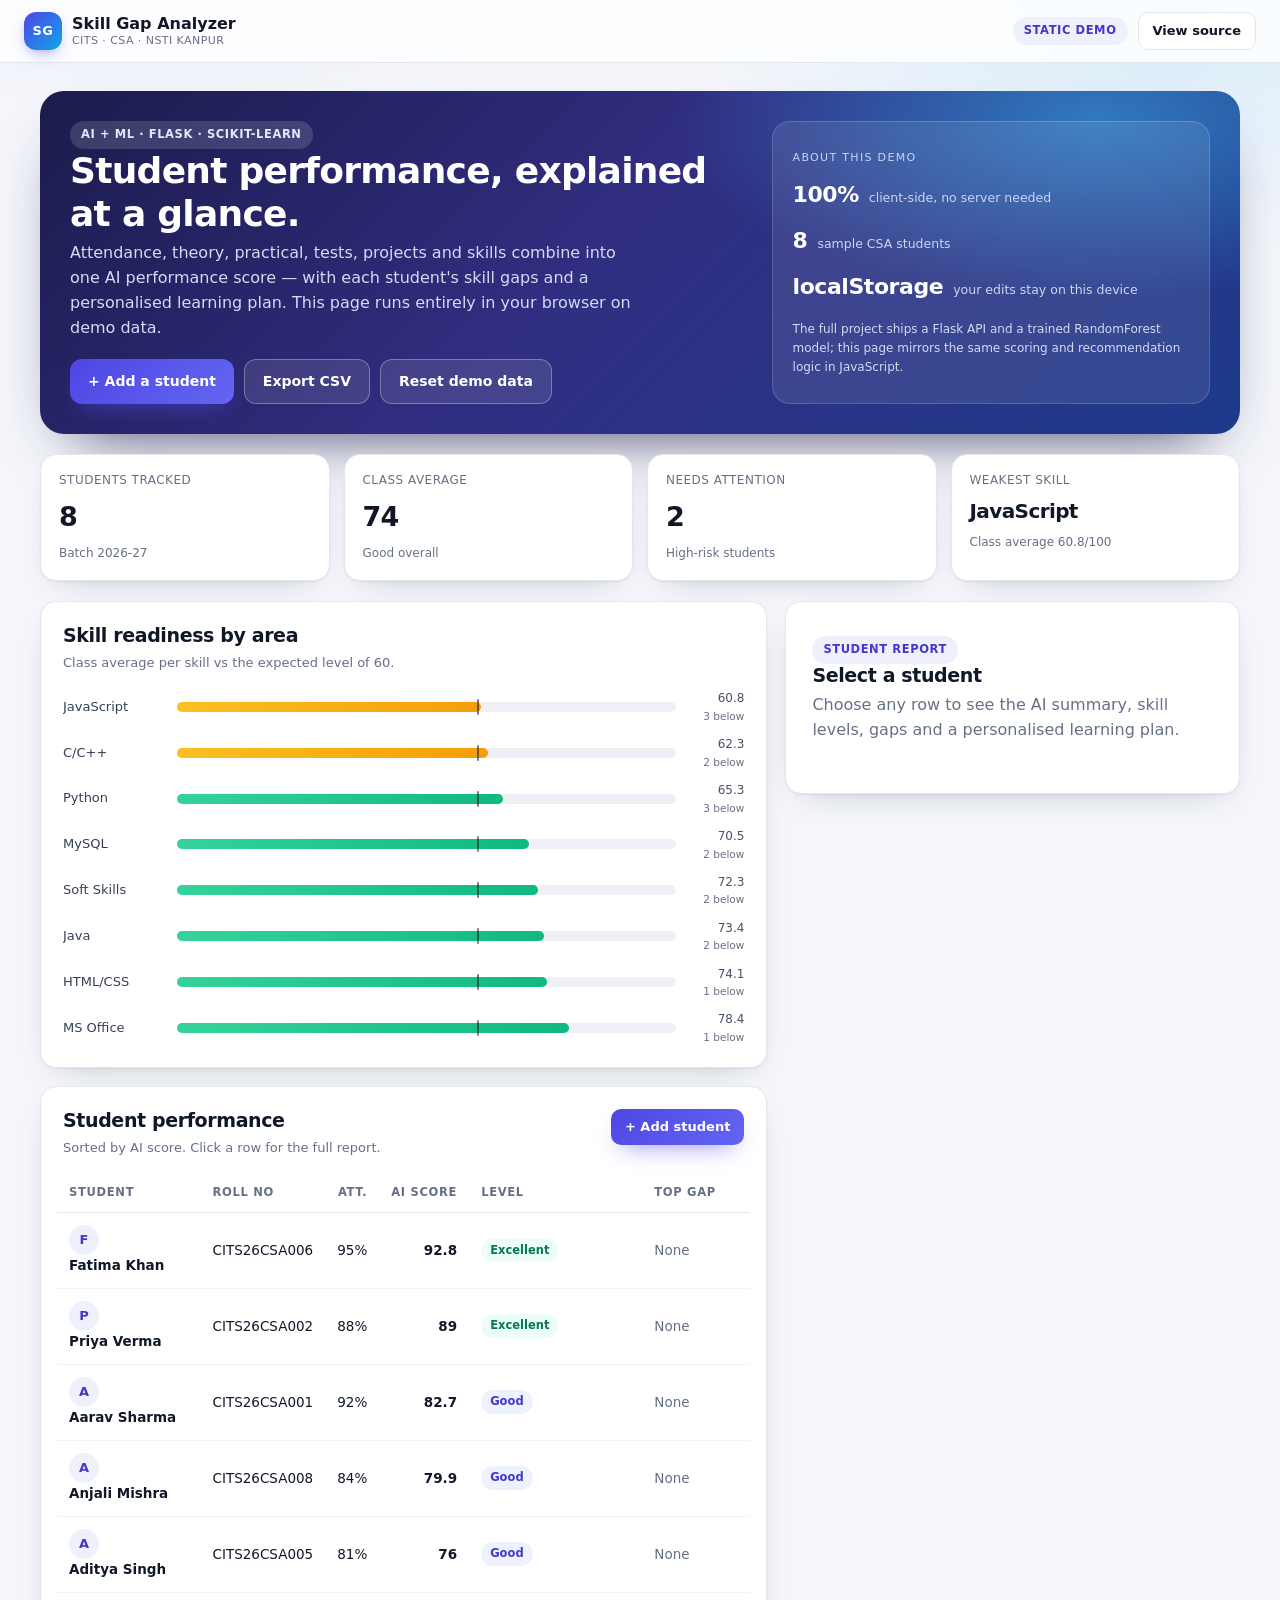
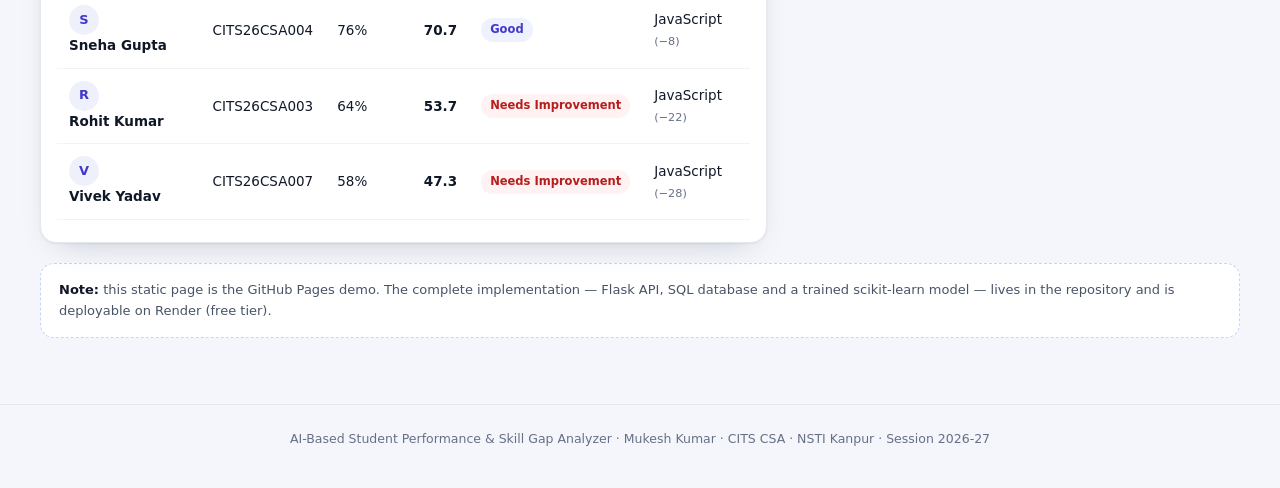
<file: docs/index.html>
<!doctype html>
<!-- Static demo for GitHub Pages. The full Flask + ML app lives in the repository root. -->
<html lang="en">
<head>
  <meta charset="utf-8">
  <meta name="viewport" content="width=device-width, initial-scale=1">
  <title>Skill Gap Analyzer · CITS CSA · NSTI Kanpur</title>
  <meta name="description" content="AI-Based Student Performance & Skill Gap Analyzer — static demo of the CITS CSA project by Mukesh Kumar, NSTI Kanpur.">
  <meta name="theme-color" content="#312e81">
  <link rel="icon" href="data:image/svg+xml,%3Csvg xmlns='http://www.w3.org/2000/svg' viewBox='0 0 64 64'%3E%3Crect width='64' height='64' rx='14' fill='%234f46e5'/%3E%3Ctext x='32' y='43' font-family='Arial' font-size='26' font-weight='bold' fill='white' text-anchor='middle'%3ESG%3C/text%3E%3C/svg%3E">
  <link rel="stylesheet" href="styles.css">
</head>
<body>
  <header class="topbar">
    <a class="brand" href="#top">
      <span class="brand-mark">SG</span>
      <span class="brand-text">
        <strong>Skill Gap Analyzer</strong>
        <small>CITS · CSA · NSTI Kanpur</small>
      </span>
    </a>
    <nav class="nav">
      <span class="pill">Static demo</span>
      <a class="btn btn-sm btn-ghost" id="repoLink" href="#" target="_blank" rel="noopener">View source</a>
    </nav>
  </header>

  <main class="wrap" id="top">
    <section class="hero">
      <div>
        <span class="pill pill-light">AI + ML · Flask · scikit-learn</span>
        <h1>Student performance, explained at a glance.</h1>
        <p>
          Attendance, theory, practical, tests, projects and skills combine into one AI
          performance score — with each student's skill gaps and a personalised learning plan.
          This page runs entirely in your browser on demo data.
        </p>
        <div class="hero-actions">
          <button class="btn" type="button" id="openAdd">+ Add a student</button>
          <button class="btn btn-ghost" type="button" id="exportCsv">Export CSV</button>
          <button class="btn btn-ghost" type="button" id="resetDemo">Reset demo data</button>
        </div>
      </div>
      <div class="hero-card">
        <span class="hero-card-label">About this demo</span>
        <div class="hero-metric"><strong>100%</strong><span>client-side, no server needed</span></div>
        <div class="hero-metric"><strong>8</strong><span>sample CSA students</span></div>
        <div class="hero-metric"><strong>localStorage</strong><span>your edits stay on this device</span></div>
        <p class="hero-note">
          The full project ships a Flask API and a trained RandomForest model; this page
          mirrors the same scoring and recommendation logic in JavaScript.
        </p>
      </div>
    </section>

    <section class="stats" id="stats">
      <article class="stat"><span class="stat-label">Students tracked</span><strong class="stat-value" id="kpiTotal">0</strong><span class="stat-note">Batch 2026-27</span></article>
      <article class="stat"><span class="stat-label">Class average</span><strong class="stat-value" id="kpiAverage">0</strong><span class="stat-note" id="kpiAverageNote">—</span></article>
      <article class="stat"><span class="stat-label">Needs attention</span><strong class="stat-value" id="kpiRisk">0</strong><span class="stat-note">High-risk students</span></article>
      <article class="stat"><span class="stat-label">Weakest skill</span><strong class="stat-value stat-value-sm" id="kpiWeakest">—</strong><span class="stat-note" id="kpiWeakestNote">No data yet</span></article>
    </section>

    <div class="layout">
      <div class="column">
        <section class="panel">
          <header class="panel-head">
            <div><h2>Skill readiness by area</h2><p>Class average per skill vs the expected level of 60.</p></div>
          </header>
          <div class="bars" id="cohortChart"></div>
        </section>

        <section class="panel">
          <header class="panel-head">
            <div><h2>Student performance</h2><p>Sorted by AI score. Click a row for the full report.</p></div>
            <button class="btn btn-sm" type="button" id="openAdd2">+ Add student</button>
          </header>
          <div class="table-wrap">
            <table class="table">
              <thead>
                <tr>
                  <th>Student</th>
                  <th>Roll no</th>
                  <th class="num">Att.</th>
                  <th class="num">AI score</th>
                  <th>Level</th>
                  <th>Top gap</th>
                  <th>Risk</th>
                </tr>
              </thead>
              <tbody id="studentRows"></tbody>
            </table>
          </div>
          <div class="empty" id="emptyState" hidden>
            <p>No students yet. Add one or reset the demo data.</p>
            <button class="btn" type="button" id="resetEmpty">Load demo data</button>
          </div>
        </section>
      </div>

      <aside class="column">
        <section class="panel detail" id="detailPanel">
          <div class="detail-placeholder">
            <span class="pill">Student report</span>
            <h2>Select a student</h2>
            <p class="muted">Choose any row to see the AI summary, skill levels, gaps and a personalised learning plan.</p>
          </div>
        </section>
      </aside>
    </div>

    <p class="demo-note">
      <strong>Note:</strong> this static page is the GitHub Pages demo. The complete
      implementation — Flask API, SQL database and a trained scikit-learn model — lives in the
      repository and is deployable on Render (free tier).
    </p>
  </main>

  <footer class="footer">
    AI-Based Student Performance &amp; Skill Gap Analyzer · Mukesh Kumar · CITS CSA · NSTI Kanpur · Session 2026-27
  </footer>

  <dialog id="addDialog" class="dialog">
    <form id="addForm" method="dialog">
      <header class="dialog-head">
        <div>
          <h2>Add a student</h2>
          <p class="muted">Enter academic data and current skill levels (0-100).</p>
        </div>
        <button class="icon-btn" type="button" id="closeAdd" aria-label="Close">✕</button>
      </header>

      <div class="form-grid">
        <label>Roll number <input name="roll_no" required maxlength="32" placeholder="CITS26CSA009"></label>
        <label>Full name <input name="name" required maxlength="120" placeholder="Student name"></label>
        <label>Attendance <input name="attendance" type="number" min="0" max="100" step="0.5" value="75"></label>
        <label>Theory marks <input name="theory_marks" type="number" min="0" max="100" step="0.5" value="60"></label>
        <label>Practical marks <input name="practical_marks" type="number" min="0" max="100" step="0.5" value="60"></label>
        <label>Test score <input name="test_score" type="number" min="0" max="100" step="0.5" value="60"></label>
        <label>Project score <input name="project_score" type="number" min="0" max="100" step="0.5" value="60"></label>
      </div>

      <h3 class="dialog-sub">Skill levels</h3>
      <div class="form-grid form-grid-4" id="skillInputs"></div>

      <p class="form-error" id="formError" hidden></p>

      <div class="dialog-actions">
        <button class="btn" type="submit">Save &amp; analyse</button>
        <button class="btn btn-ghost" type="button" id="cancelAdd">Cancel</button>
      </div>
    </form>
  </dialog>

  <script src="app.js"></script>
</body>
</html>
</file>
<file: docs/styles.css>
/* Static demo theme — mirrors the Flask app look, no dependencies. */
:root {
  --bg: #f4f6fb;
  --card: #ffffff;
  --ink: #101828;
  --muted: #667085;
  --line: #e4e7ec;
  --brand: #4f46e5;
  --brand-2: #0ea5e9;
  --ok: #059669;
  --warn: #d97706;
  --bad: #dc2626;
  --radius: 16px;
  --shadow: 0 1px 2px rgba(16, 24, 40, .06), 0 12px 32px -18px rgba(16, 24, 40, .28);
}

* { box-sizing: border-box; }
html { scroll-behavior: smooth; }

body {
  margin: 0;
  font-family: "Segoe UI", system-ui, -apple-system, "Inter", Roboto, Arial, sans-serif;
  color: var(--ink);
  background:
    radial-gradient(1100px 520px at 12% -10%, rgba(79, 70, 229, .14), transparent 60%),
    radial-gradient(900px 460px at 92% 0%, rgba(14, 165, 233, .12), transparent 55%),
    var(--bg);
  line-height: 1.55;
  -webkit-font-smoothing: antialiased;
}

h1, h2, h3 { margin: 0 0 6px; line-height: 1.2; letter-spacing: -.02em; }
h1 { font-size: clamp(26px, 3vw, 36px); }
h2 { font-size: 19px; }
h3 { font-size: 16px; }
p { margin: 0 0 10px; }
.muted { color: var(--muted); }

/* shell */
.topbar {
  position: sticky; top: 0; z-index: 20;
  display: flex; align-items: center; justify-content: space-between; gap: 16px;
  padding: 12px 24px;
  background: rgba(255, 255, 255, .84);
  backdrop-filter: blur(14px);
  border-bottom: 1px solid var(--line);
}
.brand { display: flex; align-items: center; gap: 10px; color: inherit; text-decoration: none; }
.brand-mark {
  width: 38px; height: 38px; border-radius: 12px;
  display: grid; place-items: center;
  color: #fff; font-weight: 800; font-size: 13px; letter-spacing: .4px;
  background: linear-gradient(135deg, var(--brand), var(--brand-2));
  box-shadow: 0 6px 16px -6px rgba(79, 70, 229, .7);
}
.brand-text { display: flex; flex-direction: column; line-height: 1.25; }
.brand-text small { color: var(--muted); font-size: 11px; letter-spacing: .04em; text-transform: uppercase; }
.nav { display: flex; align-items: center; gap: 10px; }
.wrap { max-width: 1240px; margin: 0 auto; padding: 28px 20px 56px; }
.footer { padding: 24px 20px 40px; text-align: center; font-size: 12.5px; color: var(--muted); border-top: 1px solid var(--line); }

/* buttons & pills */
.btn {
  display: inline-flex; align-items: center; justify-content: center; gap: 8px;
  padding: 11px 18px; border: 0; border-radius: 12px;
  background: linear-gradient(135deg, var(--brand), #6366f1);
  color: #fff; font: inherit; font-weight: 600; font-size: 14px; cursor: pointer;
  box-shadow: 0 10px 24px -12px rgba(79, 70, 229, .9);
  transition: transform .15s ease, box-shadow .15s ease;
  text-decoration: none;
}
.btn:hover { transform: translateY(-1px); box-shadow: 0 14px 26px -12px rgba(79, 70, 229, .95); }
.btn-sm { padding: 8px 14px; font-size: 13px; border-radius: 10px; }
.btn-ghost { background: #fff; color: var(--ink); border: 1px solid var(--line); box-shadow: none; }
.btn-ghost:hover { background: #f7f8fc; box-shadow: none; }
.hero .btn-ghost { background: rgba(255, 255, 255, .1); border-color: rgba(255, 255, 255, .3); color: #fff; }
.hero .btn-ghost:hover { background: rgba(255, 255, 255, .18); }

.pill {
  display: inline-block; padding: 5px 11px; border-radius: 999px;
  background: #eef1fb; color: #4338ca;
  font-size: 11.5px; font-weight: 700; letter-spacing: .05em; text-transform: uppercase;
}
.pill-light { background: rgba(255, 255, 255, .14); color: #e0e7ff; }

/* hero */
.hero {
  display: grid; grid-template-columns: minmax(0, 1.55fr) minmax(260px, 1fr); gap: 22px;
  padding: 30px; margin-bottom: 20px; border-radius: 24px; color: #fff;
  background:
    radial-gradient(700px 300px at 88% 8%, rgba(56, 189, 248, .5), transparent 60%),
    linear-gradient(135deg, #1b1b4b 0%, #312e81 46%, #1e3a8a 100%);
  box-shadow: 0 30px 60px -34px rgba(30, 27, 75, .9);
}
.hero h1 { color: #fff; }
.hero p { color: #d5d9f5; max-width: 56ch; }
.hero-actions { display: flex; flex-wrap: wrap; gap: 10px; margin-top: 18px; }
.hero-card {
  display: flex; flex-direction: column; justify-content: center; gap: 12px;
  padding: 20px; border-radius: 18px;
  background: rgba(255, 255, 255, .09);
  border: 1px solid rgba(255, 255, 255, .16);
}
.hero-card-label { font-size: 11px; letter-spacing: .12em; text-transform: uppercase; color: #c7d2fe; }
.hero-metric { display: flex; align-items: baseline; gap: 10px; }
.hero-metric strong { font-size: 22px; letter-spacing: -.02em; }
.hero-metric span { font-size: 12.5px; color: #cbd5f5; }
.hero-note { margin: 4px 0 0; font-size: 12px; color: #b9c4ea; }

/* stats */
.stats { display: grid; grid-template-columns: repeat(4, minmax(0, 1fr)); gap: 14px; margin-bottom: 20px; }
.stat { padding: 16px 18px; border-radius: var(--radius); background: var(--card); border: 1px solid var(--line); box-shadow: var(--shadow); }
.stat-label { display: block; font-size: 12px; letter-spacing: .04em; text-transform: uppercase; color: var(--muted); }
.stat-value { display: block; margin: 6px 0 2px; font-size: 27px; letter-spacing: -.03em; }
.stat-value-sm { font-size: 20px; }
.stat-note { font-size: 12px; color: var(--muted); }

/* layout */
.layout { display: grid; grid-template-columns: minmax(0, 1.6fr) minmax(320px, 1fr); gap: 18px; align-items: start; }
.column { display: flex; flex-direction: column; gap: 18px; min-width: 0; }

.panel {
  padding: 22px; border-radius: var(--radius); background: var(--card);
  border: 1px solid var(--line); box-shadow: var(--shadow);
}
.panel-head { display: flex; align-items: flex-start; justify-content: space-between; gap: 16px; margin-bottom: 16px; }
.panel-head p { color: var(--muted); font-size: 13px; margin: 0; }

/* bars */
.bars { display: flex; flex-direction: column; gap: 11px; }
.bar-row { display: grid; grid-template-columns: 104px minmax(0, 1fr) 58px; align-items: center; gap: 10px; }
.bar-label { font-size: 13px; color: #344054; overflow: hidden; text-overflow: ellipsis; white-space: nowrap; }
.bar-track { position: relative; height: 10px; border-radius: 999px; background: #eef0f6; }
.bar-fill { height: 100%; border-radius: 999px; background: linear-gradient(90deg, #34d399, #10b981); min-width: 2px; transition: width .4s ease; }
.bar-fill.is-mid { background: linear-gradient(90deg, #fbbf24, #f59e0b); }
.bar-fill.is-low { background: linear-gradient(90deg, #fb7185, #ef4444); }
.bar-target { position: absolute; top: -3px; width: 2px; height: 16px; border-radius: 2px; background: #101828; opacity: .55; }
.bar-value { font-size: 12px; text-align: right; color: #475467; font-variant-numeric: tabular-nums; }
.bar-value small { display: block; font-size: 10.5px; color: var(--muted); }

/* table */
.table-wrap { overflow-x: auto; margin: 0 -6px; }
.table { width: 100%; border-collapse: collapse; font-size: 13.5px; min-width: 760px; }
.table th {
  text-align: left; padding: 10px 12px; font-size: 11.5px; letter-spacing: .06em;
  text-transform: uppercase; color: var(--muted); border-bottom: 1px solid var(--line); white-space: nowrap;
}
.table td { padding: 12px; border-bottom: 1px solid #f1f3f8; vertical-align: middle; }
.table tbody tr { cursor: pointer; transition: background .15s ease; }
.table tbody tr:hover { background: #f8f9ff; }
.table tbody tr.is-selected { background: #eef1fb; box-shadow: inset 3px 0 0 var(--brand); }
.table .num { text-align: right; font-variant-numeric: tabular-nums; }
.cell-name { font-weight: 600; white-space: nowrap; }
.avatar {
  display: inline-grid; place-items: center; width: 30px; height: 30px; margin-right: 9px;
  border-radius: 50%; background: #eef1fb; color: #4338ca; font-weight: 700; font-size: 13px; vertical-align: middle;
}
.avatar-lg { width: 54px; height: 54px; font-size: 22px; margin-right: 14px; }

/* badges */
.badge { display: inline-block; padding: 3px 9px; border-radius: 999px; font-size: 11.5px; font-weight: 700; white-space: nowrap; }
.badge.excellent { background: #ecfdf5; color: #047857; }
.badge.good { background: #eef2ff; color: #4338ca; }
.badge.average { background: #fffbeb; color: #b45309; }
.badge.needs-improvement { background: #fef2f2; color: #b91c1c; }
.risk { font-size: 12px; font-weight: 700; padding: 2px 8px; border-radius: 999px; }
.risk-low { color: #047857; background: #ecfdf5; }
.risk-medium { color: #b45309; background: #fffbeb; }
.risk-high { color: #b91c1c; background: #fef2f2; }

/* detail */
.detail { position: sticky; top: 84px; }
.detail-placeholder { padding: 12px 4px 18px; }
.detail-head { display: flex; align-items: center; gap: 4px; margin-bottom: 14px; }
.detail-head h2 { margin: 0; }
.detail-head p { margin: 0; font-size: 12.5px; }

.score-ring {
  --ring: var(--ok);
  width: 92px; height: 92px; border-radius: 50%; flex: 0 0 auto;
  display: grid; place-items: center; margin-left: auto;
  background: conic-gradient(var(--ring) calc(var(--pct) * 1%), #e9ecf5 0);
}
.score-ring.excellent { --ring: #10b981; }
.score-ring.good { --ring: #6366f1; }
.score-ring.average { --ring: #f59e0b; }
.score-ring.needs-improvement { --ring: #ef4444; }
.score-ring-inner {
  width: 70px; height: 70px; border-radius: 50%; background: #fff;
  display: grid; place-items: center; text-align: center; line-height: 1.15;
  box-shadow: inset 0 0 0 1px #f1f3f8;
}
.score-ring-inner strong { font-size: 21px; letter-spacing: -.03em; }
.score-ring-inner span { font-size: 8px; color: var(--muted); text-transform: uppercase; letter-spacing: .02em; line-height: 1.2; padding: 0 6px; }

.ai-summary {
  padding: 16px; margin-bottom: 14px; border-radius: 14px;
  background: linear-gradient(135deg, #101828, #1f2a44); color: #e6e9f5;
}
.ai-summary p { margin: 8px 0 0; font-size: 13.5px; line-height: 1.55; }
.ai-meta { display: flex; flex-wrap: wrap; gap: 12px; margin-top: 10px; font-size: 12px; color: #b9c0d4; }
.ai-meta strong { color: #fff; }

.mini-stats { display: grid; grid-template-columns: repeat(5, minmax(0, 1fr)); gap: 6px; margin-bottom: 14px; }
.mini-stat { padding: 8px 6px; border-radius: 10px; background: #fbfbfe; border: 1px solid #f1f3f8; text-align: center; }
.mini-stat span { display: block; font-size: 10px; color: var(--muted); text-transform: uppercase; letter-spacing: .04em; }
.mini-stat strong { font-size: 15px; }

.gap-list { list-style: none; margin: 0 0 14px; padding: 0; display: flex; flex-direction: column; gap: 7px; }
.gap-item {
  display: flex; align-items: center; justify-content: space-between; gap: 10px;
  padding: 9px 11px; border: 1px solid var(--line); border-radius: 10px; background: #fcfcfe; font-size: 12.5px;
}
.gap-item small { color: var(--bad); font-weight: 600; }
.severity { font-size: 9.5px; text-transform: uppercase; letter-spacing: .07em; font-weight: 700; padding: 2px 6px; border-radius: 999px; margin-left: 6px; }
.severity.critical { background: #fef2f2; color: #b91c1c; }
.severity.moderate { background: #fffbeb; color: #b45309; }
.severity.minor { background: #f0f9ff; color: #0369a1; }

.reco-list { display: flex; flex-direction: column; gap: 10px; }
.reco { padding: 13px; border-radius: 12px; border: 1px solid var(--line); background: linear-gradient(180deg, #fff, #fbfbff); }
.reco-head { display: flex; align-items: center; justify-content: space-between; gap: 8px; }
.reco-head h3 { margin: 0; font-size: 14px; }
.reco-score { font-size: 11.5px; font-weight: 600; color: var(--brand); margin: 2px 0 6px; }
.reco p { font-size: 12.5px; margin: 0 0 6px; }
.reco-resource { color: var(--muted); font-size: 11.5px !important; }

.detail-actions { display: flex; gap: 8px; margin-top: 14px; }
.detail-actions .btn { flex: 1; }
.btn-danger { background: #fff; color: var(--bad); border: 1px solid #fecaca; box-shadow: none; }
.btn-danger:hover { background: #fef2f2; box-shadow: none; }

/* dialog */
.dialog {
  width: min(760px, calc(100vw - 28px));
  border: 0; border-radius: 20px; padding: 0;
  box-shadow: 0 40px 80px -30px rgba(16, 24, 40, .5);
  color: var(--ink);
}
.dialog::backdrop { background: rgba(16, 24, 40, .5); backdrop-filter: blur(3px); }
.dialog form { padding: 22px; }
.dialog-head { display: flex; align-items: flex-start; justify-content: space-between; gap: 14px; margin-bottom: 16px; }
.dialog-head p { margin: 0; font-size: 13px; }
.dialog-sub { margin: 18px 0 10px; font-size: 12px; letter-spacing: .06em; text-transform: uppercase; color: var(--muted); }
.icon-btn {
  width: 32px; height: 32px; border-radius: 9px; border: 1px solid var(--line);
  background: #fff; cursor: pointer; font-size: 14px; color: var(--muted);
}
.icon-btn:hover { background: #f7f8fc; color: var(--ink); }

.form-grid { display: grid; grid-template-columns: repeat(2, minmax(0, 1fr)); gap: 12px; }
.form-grid-4 { grid-template-columns: repeat(4, minmax(0, 1fr)); }
.form-grid label { display: flex; flex-direction: column; gap: 5px; font-size: 12.5px; font-weight: 600; color: #344054; }
.form-grid input {
  padding: 9px 11px; border: 1px solid #d0d5dd; border-radius: 10px;
  font: inherit; font-size: 14px; font-weight: 400; color: var(--ink); background: #fff;
}
.form-grid input:focus { outline: none; border-color: var(--brand); box-shadow: 0 0 0 3px rgba(79, 70, 229, .14); }
.form-error { margin: 12px 0 0; padding: 9px 12px; border-radius: 10px; background: #fef2f2; color: #b91c1c; font-size: 13px; }
.dialog-actions { display: flex; gap: 10px; margin-top: 18px; }

/* misc */
.empty { text-align: center; padding: 34px 18px; }
.empty p { color: var(--muted); }
.demo-note {
  margin-top: 20px; padding: 16px 18px; border-radius: 14px;
  background: #fff; border: 1px dashed #c7d2fe; font-size: 13px; color: #475467;
}
.demo-note strong { color: var(--ink); }

/* responsive */
@media (max-width: 1080px) {
  .layout { grid-template-columns: 1fr; }
  .detail { position: static; }
}
@media (max-width: 900px) {
  .hero { grid-template-columns: 1fr; }
  .stats { grid-template-columns: repeat(2, minmax(0, 1fr)); }
  .form-grid-4 { grid-template-columns: repeat(2, minmax(0, 1fr)); }
}
@media (max-width: 640px) {
  .topbar { padding: 10px 14px; }
  .brand-text small { display: none; }
  .wrap { padding: 18px 14px 44px; }
  .hero { padding: 22px; border-radius: 18px; }
  .stat-value { font-size: 22px; }
  .panel { padding: 18px; }
  .bar-row { grid-template-columns: 86px minmax(0, 1fr) 52px; }
  .form-grid { grid-template-columns: 1fr; }
  .mini-stats { grid-template-columns: repeat(3, minmax(0, 1fr)); }
  .dialog form { padding: 18px; }
  .table { min-width: 0; }
  .table th, .table td { padding: 10px 8px; }
  /* Keep the table readable on phones: roll no, attendance and level move into the report card. */
  .table th:nth-child(2), .table td:nth-child(2),
  .table th:nth-child(3), .table td:nth-child(3),
  .table th:nth-child(5), .table td:nth-child(5) { display: none; }
}
</file>
